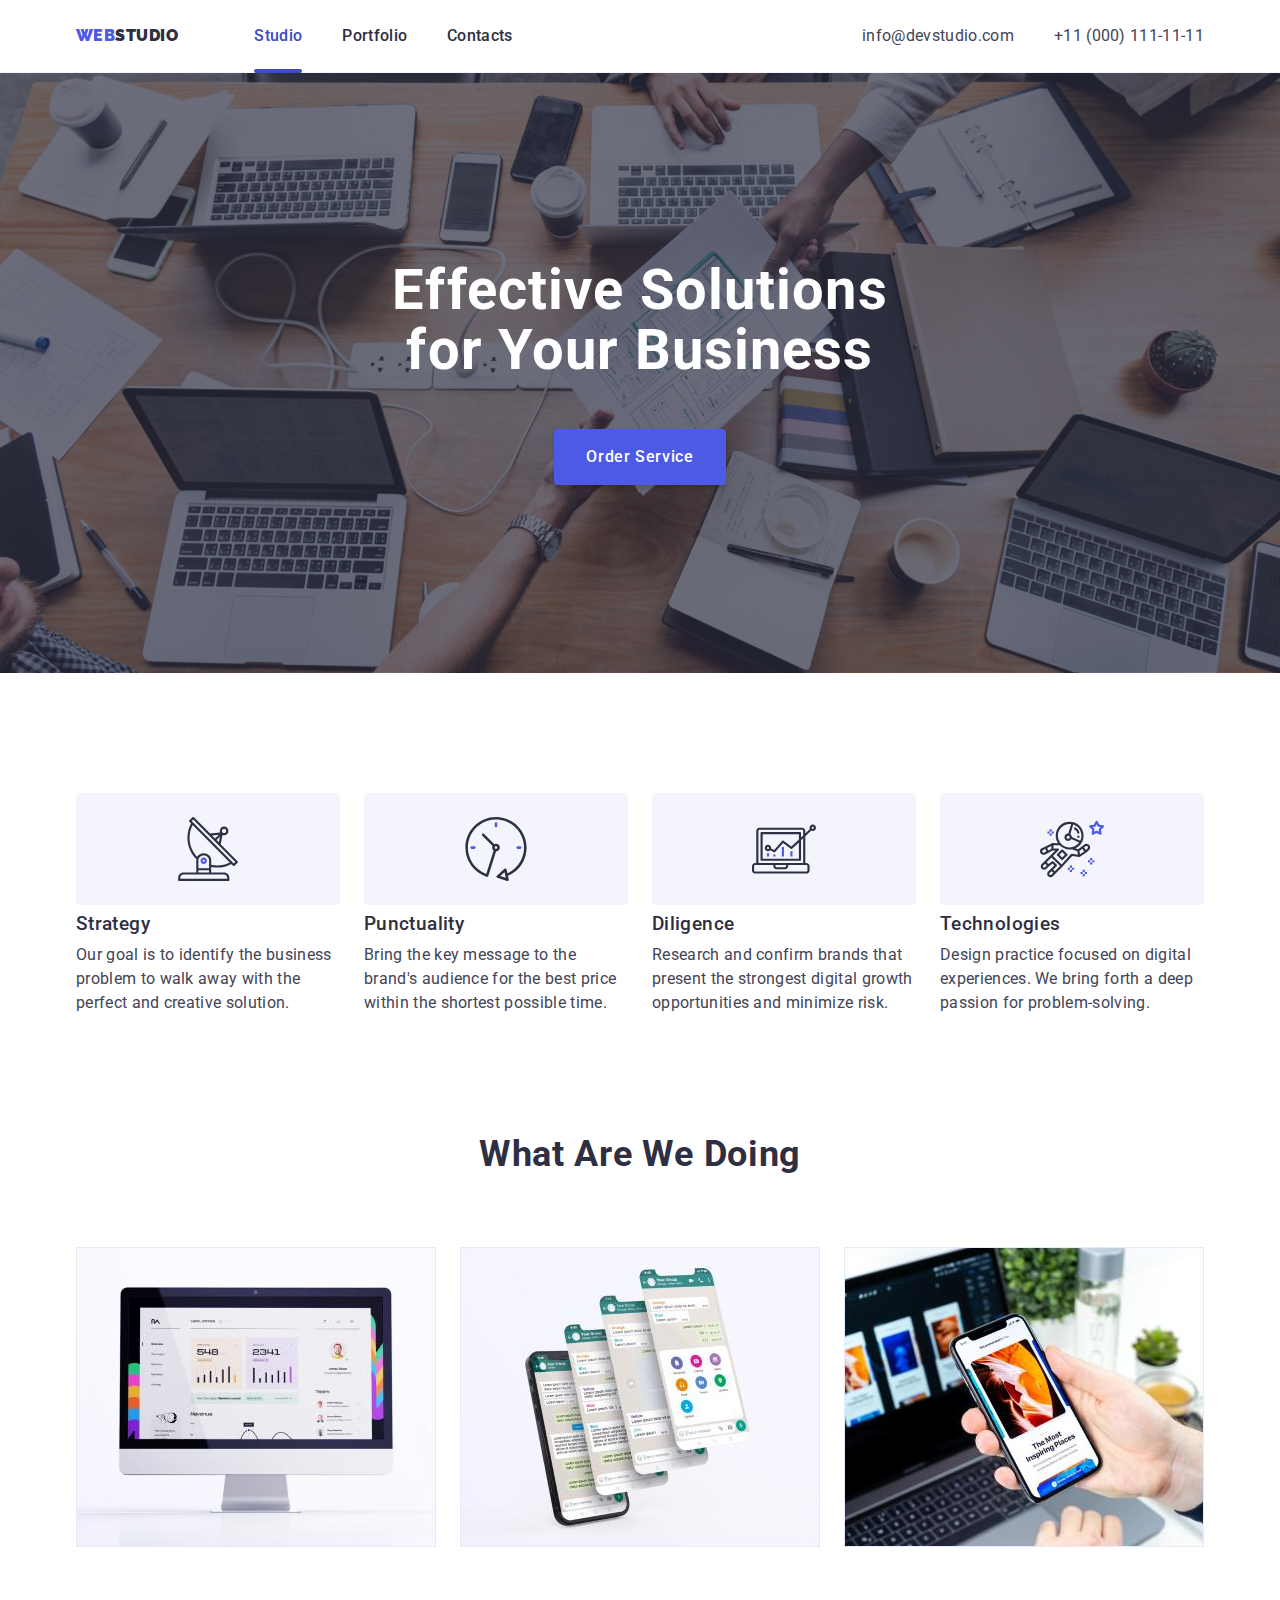
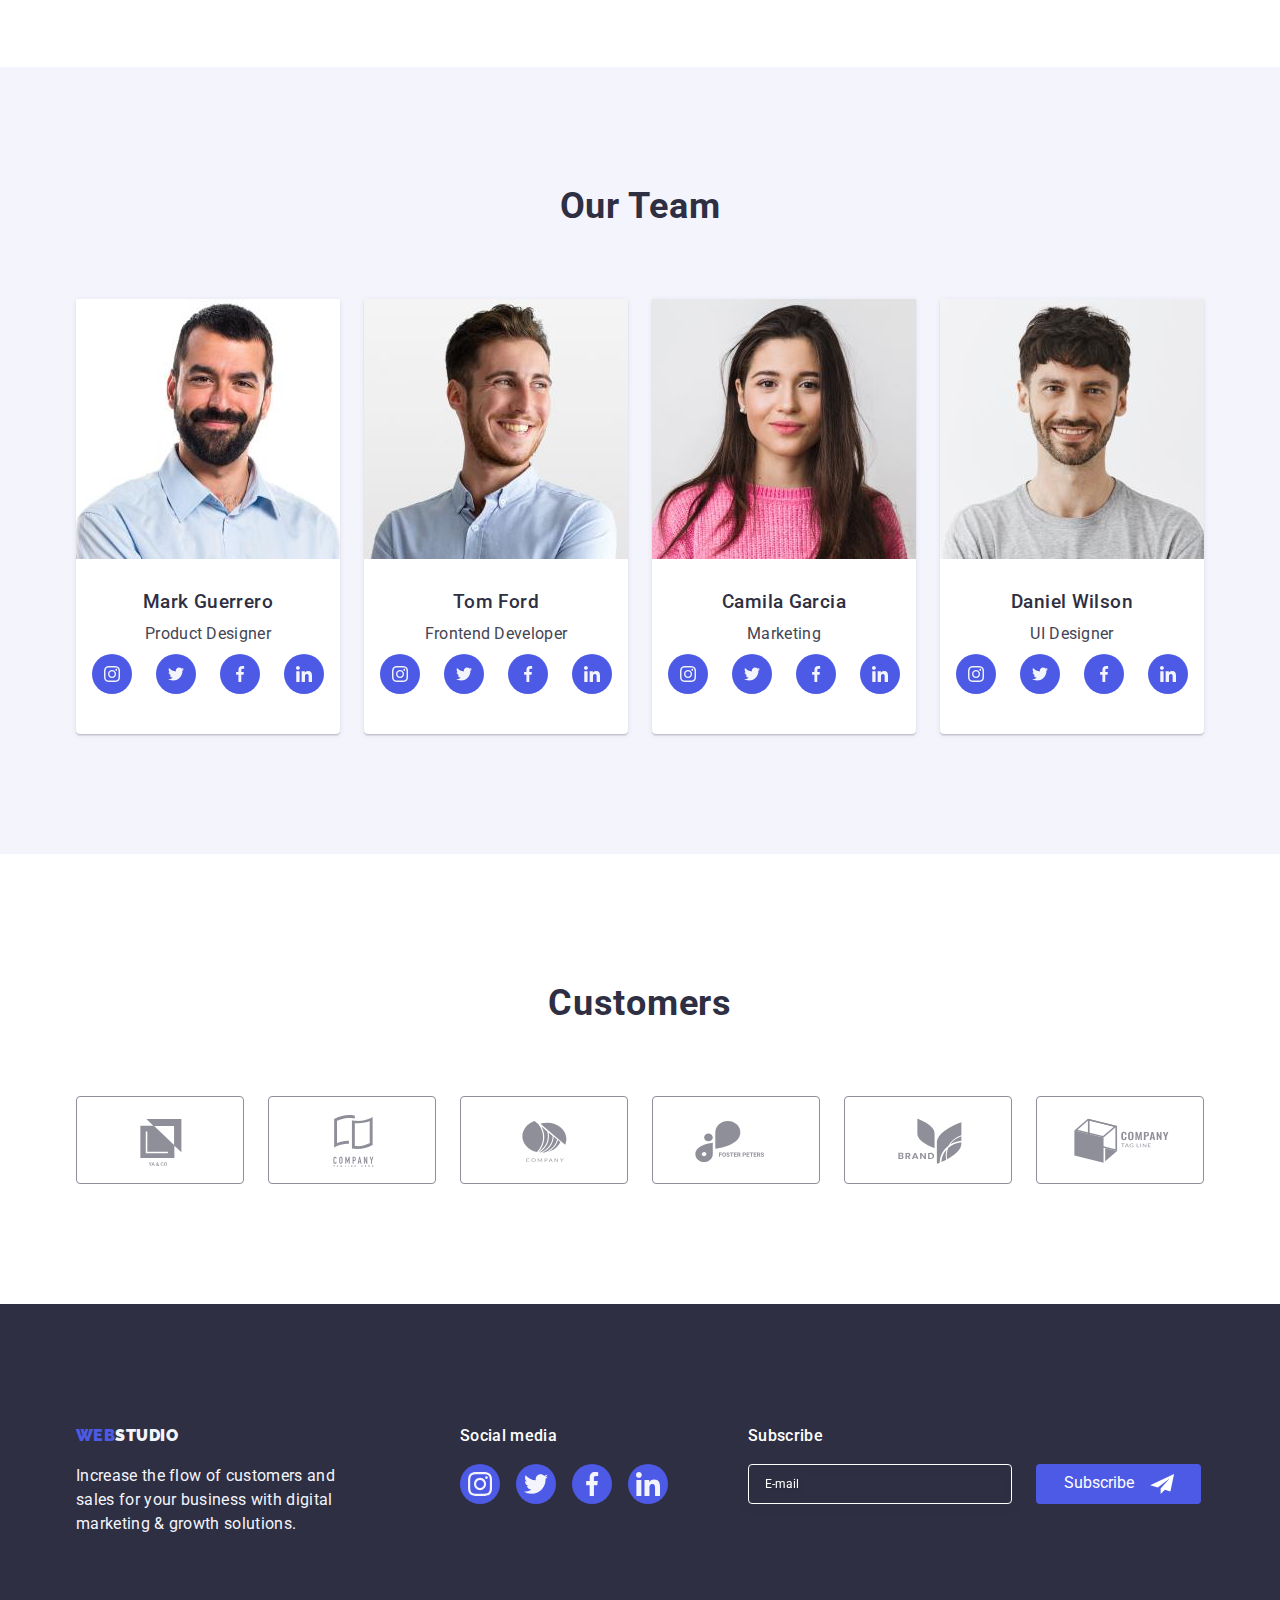
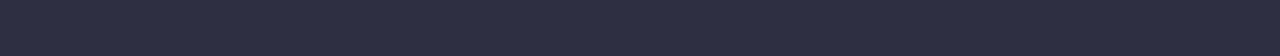
<file: index.html>
<!DOCTYPE html>
<html lang="en">
  <head>
    <meta charset="UTF-8" />
    <meta http-equiv="X-UA-Compatible" content="IE=edge" />
    <meta name="viewport" content="width=device-width, initial-scale=1.0" />
    <title>WEBSTUDIO</title>
    <link rel="preconnect" href="https://fonts.googleapis.com" />
    <link rel="preconnect" href="https://fonts.gstatic.com" crossorigin />
    <link
      href="https://fonts.googleapis.com/css2?family=Raleway:wght@800&family=Roboto:wght@400;500;700;900&display=swap"
      rel="stylesheet"
    />
    <link
      rel="stylesheet"
      href="https://cdnjs.cloudflare.com/ajax/libs/modern-normalize/1.1.0/modern-normalize.min.css"
    />
    <link rel="stylesheet" href="css/styles.css" />
  </head>
  <body>
    <header class="page-header">
      <div class="container">
        <nav class="navigation-items">
          <a class="logo-top" href="./index.html" style="text-decoration: none"
            ><span class="part-of-logo">WEB</span>STUDIO</a
          >
          <ul class="list-of-contacts">
            <li class="list-of-contacts-item">
              <a
                class="contacts active"
                href="./index.html"
                style="text-decoration: none"
                >Studio</a
              >
            </li>
            <li class="list-of-contacts-item">
              <a
                class="contacts"
                href="./portfolio.html"
                style="text-decoration: none"
                >Portfolio</a
              >
            </li>
            <li class="list-of-contacts-item">
              <a class="contacts" href="" style="text-decoration: none"
                >Contacts</a
              >
            </li>
          </ul>
        </nav>
        <address>
          <ul class="list">
            <li class="email-and-phone">
              <a
                class="email"
                href="mailto:info@devstudio.com"
                style="text-decoration: none"
                >info@devstudio.com</a
              >
            </li>
            <li class="email-and-phone">
              <a
                class="phone"
                href="tel:+110001111111"
                style="text-decoration: none"
                >+11 (000) 111-11-11</a
              >
            </li>
          </ul>
        </address>
      </div>
    </header>
    <!--Hero-->
    <main>
      <section class="top-section">
        <div class="container">
          <h1 class="header1">Effective Solutions for Your Business</h1>
          <button class="button-1" type="button" data-modal-open>
            Order Service
          </button>
        </div>
      </section>
      <!--/Hero-->
      <!--Section-->
      <section class="section-list-of-texts">
        <div class="container">
          <h2 class="visually-hidden">Advantages</h2>
          <ul class="list-of-texts">
            <li class="text-strategy">
              <div class="text-icons">
                <svg class="icons">
                  <use href="./images/symbol-defs.svg#icon-antenna"></use>
                </svg>
              </div>
              <h3 class="header3">Strategy</h3>
              <p class="text">
                Our goal is to identify the business problem to walk away with
                the perfect and creative solution.
              </p>
            </li>
            <li class="text-punctuality">
              <div class="text-icons">
                <svg class="icons">
                  <use href="./images/symbol-defs.svg#icon-clock"></use>
                </svg>
              </div>
              <h3 class="header3">Punctuality</h3>
              <p class="text">
                Bring the key message to the brand's audience for the best price
                within the shortest possible time.
              </p>
            </li>
            <li class="text-diligence">
              <div class="text-icons">
                <svg class="icons">
                  <use href="./images/symbol-defs.svg#icon-diagram"></use>
                </svg>
              </div>
              <h3 class="header3">Diligence</h3>
              <p class="text">
                Research and confirm brands that present the strongest digital
                growth opportunities and minimize risk.
              </p>
            </li>
            <li class="text-technoligies">
              <div class="text-icons">
                <svg class="icons">
                  <use href="./images/symbol-defs.svg#icon-astronaut"></use>
                </svg>
              </div>
              <h3 class="header3">Technologies</h3>
              <p class="text">
                Design practice focused on digital experiences. We bring forth a
                deep passion for problem-solving.
              </p>
            </li>
          </ul>
        </div>
      </section>
      <!--/Section 2-->
      <!--Section 3-->
      <section class="section-what-are-we-doing">
        <div class="container">
          <h2 class="header-what-we-are-doing">What are we doing</h2>
          <ul class="list-of-rectangles">
            <li class="rectangles">
              <img src="./images/Rectangle1.jpg" alt="Monitor" width="360" />
            </li>
            <li class="rectangles">
              <img
                src="./images/Rectangle2.jpg"
                alt="Smartphones"
                width="360"
              />
            </li>
            <li class="rectangles">
              <img
                src="./images/Rectangle3.jpg"
                alt="Smartphone in a hand"
                width="360"
              />
            </li>
          </ul>
        </div>
      </section>
      <!--/Section 3-->
      <!--Section 4-->
      <section class="section-team">
        <div class="container">
          <h2 class="header2">Our Team</h2>
          <ul class="list-of-specialists">
            <li class="photos">
              <img
                class="photo-Mark"
                src="./images/Mark.jpg"
                alt="Product designer Mark Guerrero"
                width="264"
                height="260"
              />
              <div class="position-names-paddings">
                <h3 class="header-Mark">Mark Guerrero</h3>
                <p class="position-names">Product Designer</p>
                <ul class="team-social-list list1">
                  <li class="team-social-item">
                    <a href="" class="team-social-link">
                      <svg class="team-social-icon" width="16" height="16">
                        <use
                          href="./images/symbol-defs.svg#icon-instagram"
                        ></use>
                      </svg>
                    </a>
                  </li>
                  <li class="team-social-item">
                    <a href="" class="team-social-link">
                      <svg class="team-social-icon" width="16" height="16">
                        <use
                          href="./images/symbol-defs.svg#icon-twitter"
                        ></use></svg
                    ></a>
                  </li>
                  <li class="team-social-item">
                    <a href="" class="team-social-link">
                      <svg class="team-social-icon" width="16" height="16">
                        <use
                          href="./images/symbol-defs.svg#icon-facebook"
                        ></use>
                      </svg>
                    </a>
                  </li>
                  <li class="team-social-item">
                    <a href="" class="team-social-link">
                      <svg class="team-social-icon" width="16" height="16">
                        <use
                          href="./images/symbol-defs.svg#icon-linkedin"
                        ></use>
                      </svg>
                    </a>
                  </li>
                </ul>
              </div>
            </li>
            <li class="photos">
              <img
                class="photo-Tom"
                src="./images/Tom.jpg"
                alt="Frontend developer Tom Ford"
                width="264"
                height="260"
              />
              <div class="position-names-paddings">
                <h3 class="header-Tom">Tom Ford</h3>
                <p class="position-names">Frontend Developer</p>
                <ul class="team-social-list list1">
                  <li class="team-social-item">
                    <a href="" class="team-social-link">
                      <svg class="team-social-icon" width="16" height="16">
                        <use
                          href="./images/symbol-defs.svg#icon-instagram"
                        ></use>
                      </svg>
                    </a>
                  </li>
                  <li class="team-social-item">
                    <a href="" class="team-social-link">
                      <svg class="team-social-icon" width="16" height="16">
                        <use
                          href="./images/symbol-defs.svg#icon-twitter"
                        ></use></svg
                    ></a>
                  </li>
                  <li class="team-social-item">
                    <a href="" class="team-social-link">
                      <svg class="team-social-icon" width="16" height="16">
                        <use
                          href="./images/symbol-defs.svg#icon-facebook"
                        ></use>
                      </svg>
                    </a>
                  </li>
                  <li class="team-social-item">
                    <a href="" class="team-social-link">
                      <svg class="team-social-icon" width="16" height="16">
                        <use
                          href="./images/symbol-defs.svg#icon-linkedin"
                        ></use>
                      </svg>
                    </a>
                  </li>
                </ul>
              </div>
            </li>
            <li class="photos">
              <img
                class="photo-Camila"
                src="./images/Camila.jpg"
                alt="Responsible for marketing Camila Garcia"
                width="264"
                height="260"
              />
              <div class="position-names-paddings">
                <h3 class="header-Camila">Camila Garcia</h3>
                <p class="position-names">Marketing</p>
                <ul class="team-social-list list1">
                  <li class="team-social-item">
                    <a href="" class="team-social-link">
                      <svg class="team-social-icon" width="16" height="16">
                        <use
                          href="./images/symbol-defs.svg#icon-instagram"
                        ></use>
                      </svg>
                    </a>
                  </li>
                  <li class="team-social-item">
                    <a href="" class="team-social-link">
                      <svg class="team-social-icon" width="16" height="16">
                        <use
                          href="./images/symbol-defs.svg#icon-twitter"
                        ></use></svg
                    ></a>
                  </li>
                  <li class="team-social-item">
                    <a href="" class="team-social-link">
                      <svg class="team-social-icon" width="16" height="16">
                        <use
                          href="./images/symbol-defs.svg#icon-facebook"
                        ></use>
                      </svg>
                    </a>
                  </li>
                  <li class="team-social-item">
                    <a href="" class="team-social-link">
                      <svg class="team-social-icon" width="16" height="16">
                        <use
                          href="./images/symbol-defs.svg#icon-linkedin"
                        ></use>
                      </svg>
                    </a>
                  </li>
                </ul>
              </div>
            </li>
            <li class="photos">
              <img
                class="photo-Daniel"
                src="./images/Daniel.jpg"
                alt="UI designer Daniel Wilson"
                width="264"
                height="260"
              />
              <div class="position-names-paddings">
                <h3 class="header-Daniel">Daniel Wilson</h3>
                <p class="position-names">UI Designer</p>
                <ul class="team-social-list list1">
                  <li class="team-social-item">
                    <a href="" class="team-social-link">
                      <svg class="team-social-icon" width="16" height="16">
                        <use
                          href="./images/symbol-defs.svg#icon-instagram"
                        ></use>
                      </svg>
                    </a>
                  </li>
                  <li class="team-social-item">
                    <a href="" class="team-social-link">
                      <svg class="team-social-icon" width="16" height="16">
                        <use
                          href="./images/symbol-defs.svg#icon-twitter"
                        ></use></svg
                    ></a>
                  </li>
                  <li class="team-social-item">
                    <a href="" class="team-social-link">
                      <svg class="team-social-icon" width="16" height="16">
                        <use
                          href="./images/symbol-defs.svg#icon-facebook"
                        ></use>
                      </svg>
                    </a>
                  </li>
                  <li class="team-social-item">
                    <a href="" class="team-social-link">
                      <svg class="team-social-icon" width="16" height="16">
                        <use
                          href="./images/symbol-defs.svg#icon-linkedin"
                        ></use>
                      </svg>
                    </a>
                  </li>
                </ul>
              </div>
            </li>
          </ul>
        </div>
      </section>
      <section class="section-customers">
        <div class="container">
          <h2 class="header2">Customers</h2>
          <ul class="customers-icons-list list1">
            <li class="customer-icon">
              <a href="" class="customer-icon-link">
                <svg class="customer-icon-item">
                  <use href="./images/symbol-defs.svg#icon-Logo-1"></use></svg
              ></a>
            </li>
            <li class="customer-icon">
              <a href="" class="customer-icon-link"
                ><svg class="customer-icon-item">
                  <use href="./images/symbol-defs.svg#icon-Logo-2"></use></svg
              ></a>
            </li>
            <li class="customer-icon">
              <a href="" class="customer-icon-link">
                <svg class="customer-icon-item">
                  <use href="./images/symbol-defs.svg#icon-Logo-3"></use></svg
              ></a>
            </li>
            <li class="customer-icon">
              <a href="" class="customer-icon-link">
                <svg class="customer-icon-item">
                  <use href="./images/symbol-defs.svg#icon-Logo-4"></use></svg
              ></a>
            </li>
            <li class="customer-icon">
              <a href="" class="customer-icon-link">
                <svg class="customer-icon-item">
                  <use href="./images/symbol-defs.svg#icon-Logo-5"></use></svg
              ></a>
            </li>
            <li class="customer-icon">
              <a href="" class="customer-icon-link">
                <svg class="customer-icon-item">
                  <use href="./images/symbol-defs.svg#icon-Logo-6"></use></svg
              ></a>
            </li>
          </ul>
        </div>
      </section>
    </main>
    <!--/Section 4-->
    <footer>
      <div class="container">
        <div class="footer-text-and-logo">
          <div>
            <a
              class="logo-bottom"
              href="./index.html"
              style="text-decoration: none"
              ><span class="footer-span">WEB</span>STUDIO</a
            >
            <p class="footer-text">
              Increase the flow of customers and sales for your business with
              digital marketing & growth solutions.
            </p>
          </div>
          <div class="social-icons-footer">
            <p class="social-media-footer">Social media</p>
            <ul class="social-list-footer list1">
              <li class="social-item-footer">
                <a href="" class="social-link-footer">
                  <svg class="social-icon-footer" width="24" height="24">
                    <use href="./images/symbol-defs.svg#icon-instagram"></use>
                  </svg>
                </a>
              </li>
              <li class="social-item-footer">
                <a href="" class="social-link-footer">
                  <svg class="social-icon-footer" width="24" height="24">
                    <use
                      href="./images/symbol-defs.svg#icon-twitter"
                    ></use></svg
                ></a>
              </li>
              <li class="social-item-footer">
                <a href="" class="social-link-footer">
                  <svg class="social-icon-footer" width="24" height="24">
                    <use href="./images/symbol-defs.svg#icon-facebook"></use>
                  </svg>
                </a>
              </li>
              <li class="social-item-footer">
                <a href="" class="social-link-footer">
                  <svg class="social-icon-footer" width="24" height="24">
                    <use href="./images/symbol-defs.svg#icon-linkedin"></use>
                  </svg>
                </a>
              </li>
            </ul>
          </div>
          <div class="subscribe-footer">
            <p>Subscribe</p>
            <form class="footer-input-wrap">
              <input
                type="email"
                name="email"
                placeholder="E-mail"
                class="footer-input"
                aria-label="Send email"
              />
              <button class="button-footer" aria-label="Subscribe">
                Subscribe
                <svg class="send-icon">
                  <use href="./images/icons.svg#icon-send"></use>
                </svg>
              </button>
            </form>
          </div>
        </div>
      </div>
    </footer>
    <div class="backdrop is-hidden" data-modal>
      <div class="modal">
        <button type="button" data-modal-close class="modal-close">
          <svg class="icon-close-black">
            <use href="./images/symbol-defs.svg#icon-close-black"></use>
          </svg>
        </button>
        <p class="modal-title">Leave your contacts and we will call you back</p>
        <form action="#" class="modal-form">
          <div class="form-group">
            <label for="username">
              Name
            </label>
              <div class="input-wrap">
                <input
                  type="text"
                  name="username"
                  id="username"
                  required
                />
                <svg class="form-icon">
                  <use href="./images/icons.svg#icon-user"></use>
                </svg>
              </div>
            </div>
          <div class="form-group">
            <label for="phone">
              Phone
            </label>
              <div class="input-wrap">
                <input
                  type="tel"
                  name="phone"
                  id="phone"
                  required
                />
                <svg class="form-icon">
                  <use href="./images/icons.svg#icon-phone"></use>
                </svg>
             </div>
           </div>
          <div class="form-group">
            <label for="email">
              Email
            </label>
              <div class="input-wrap">
                <input 
                 type="email" 
                 name="email"
                 id="email"
                 required />
                <svg class="form-icon">
                  <use href="./images/icons.svg#icon-letter"></use>
                </svg>
              </div>
          </div>
          <div class="textarea-comment">
            <label for="feedback">
              Comment
              </label>
              <textarea
                id="feedback"
                class="text-input"
                name="feedback"
                placeholder="Text input"
              ></textarea>
          </div>
        <div class="form-checkbox">
          <input
            type="checkbox"
            name="policy"
            id="policy"
            class="checkbox-input visually-hidden"
          />
          <label for="policy" class="form-label-checkbox">
            <span class="form-checkbox-icon-span">
              <svg class="form-checkbox-icon" width="10" height="8">
                <use href="./images/icons.svg#icon-check"></use>
              </svg>
            </span>
            <span class="text-policy" style="margin-right: 4px;">I accept the terms and conditions of the</span>      
            <a href="#">Privacy Policy</a>
          </label>
         </div>
         <button type="submit" class="form-button">Send</button>
         <script src="./js/modal.js"></script>
        </form>
      </div>
    </div>
  </body>
</html>
</file>
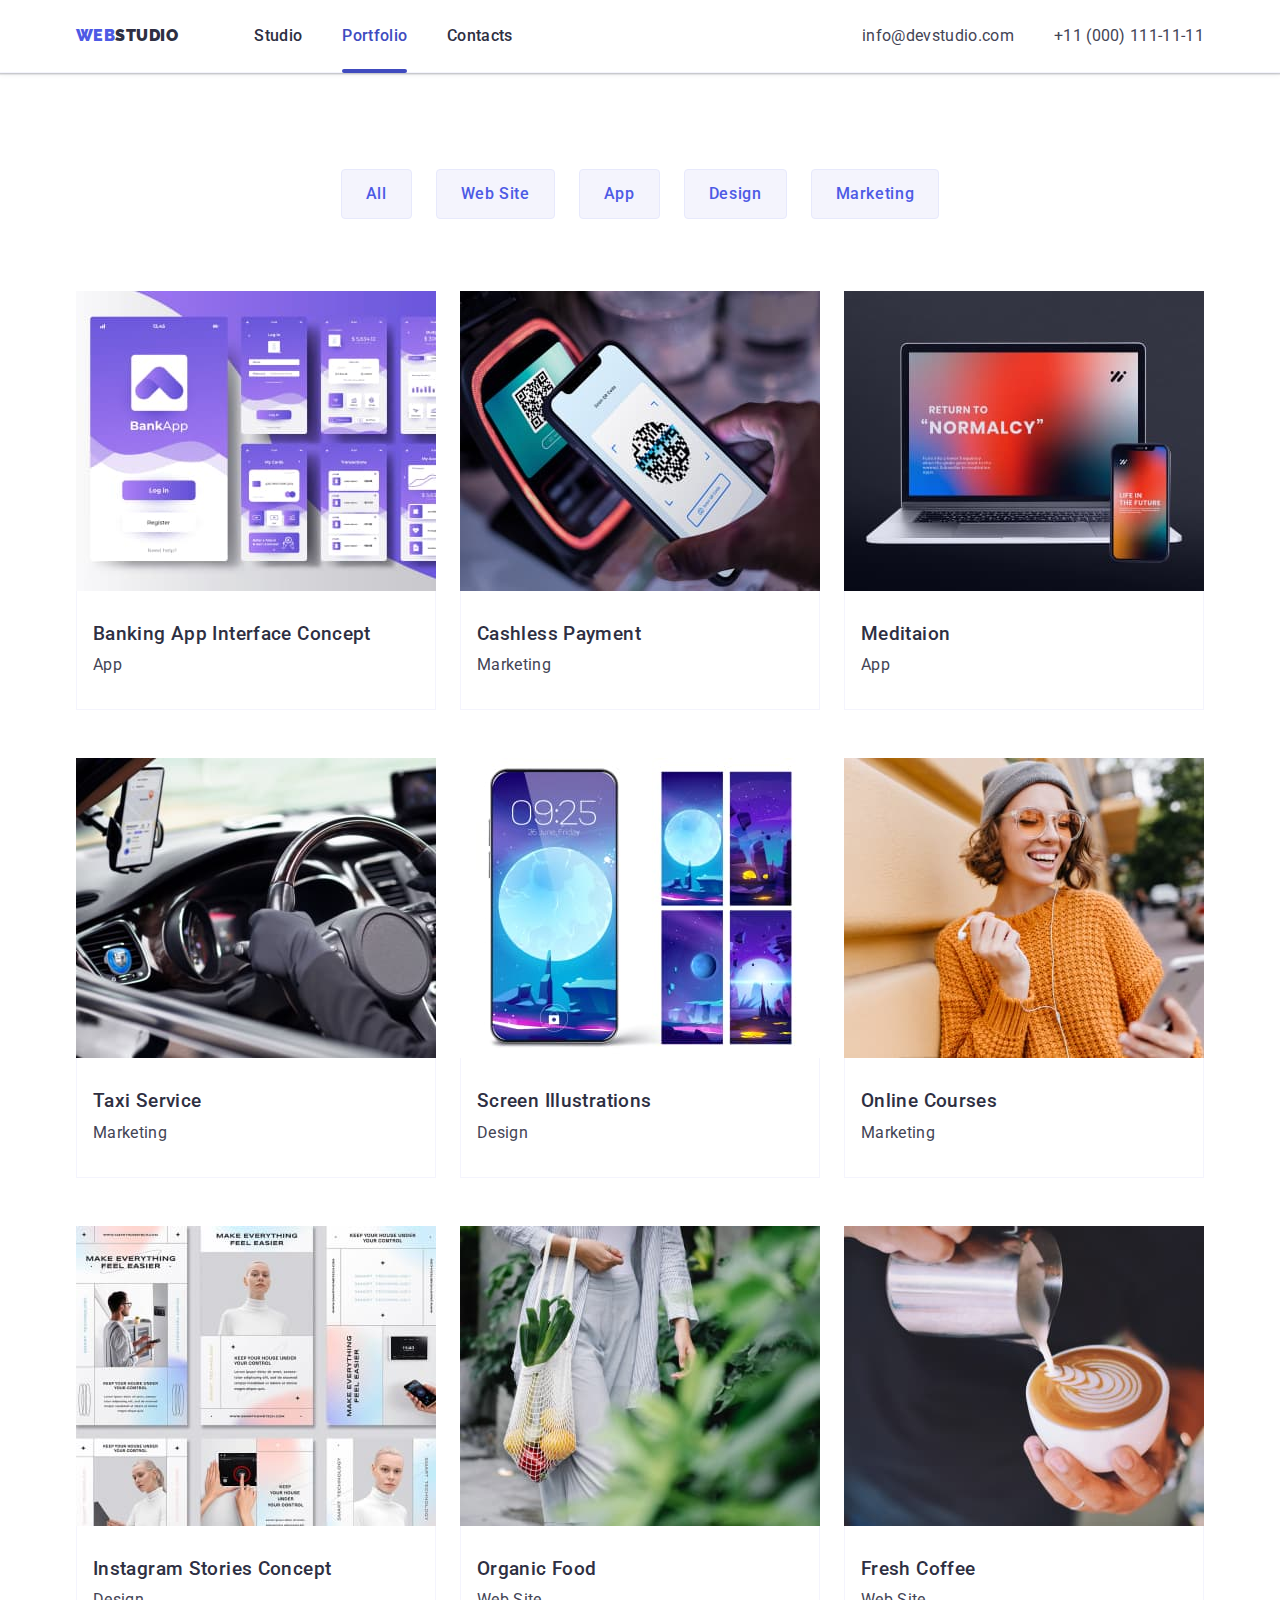
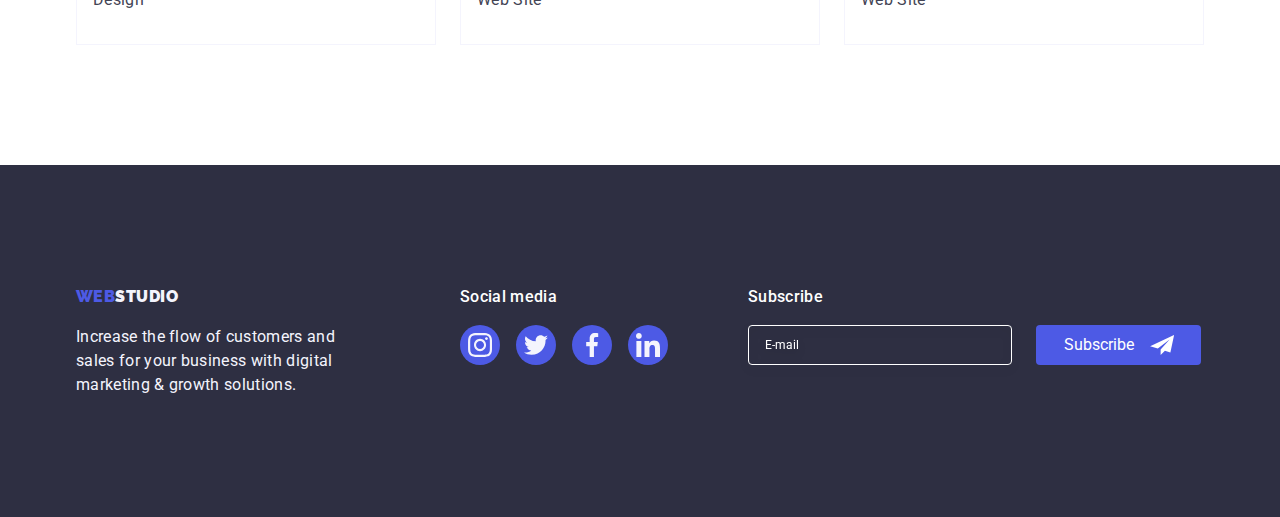
<file: portfolio.html>
<!DOCTYPE html>
<html lang="en">
  <head>
    <meta charset="UTF-8" />
    <meta http-equiv="X-UA-Compatible" content="IE=edge" />
    <meta name="viewport" content="width=device-width, initial-scale=1.0" />
    <title>WEBSTUDIO</title>
    <link rel="preconnect" href="https://fonts.googleapis.com" />
    <link rel="preconnect" href="https://fonts.gstatic.com" crossorigin />
    <link
      href="https://fonts.googleapis.com/css2?family=Raleway:wght@800&family=Roboto:wght@400;500;700;900&display=swap"
      rel="stylesheet"
    />
    <link
      rel="stylesheet"
      href="https://cdnjs.cloudflare.com/ajax/libs/modern-normalize/1.1.0/modern-normalize.min.css"
    />
    <link rel="stylesheet" href="css/styles.css" />
  </head>
  <body>
    <header class="page-header">
      <div class="container">
        <nav class="navigation-items">
          <a class="logo-top" href="./index.html" style="text-decoration: none"
            ><span class="part-of-logo">WEB</span>STUDIO</a
          >
          <ul class="list-of-contacts">
            <li class="list-of-contacts-item">
              <a
                class="contacts"
                href="./index.html"
                style="text-decoration: none"
                >Studio</a
              >
            </li>
            <li class="list-of-contacts-item">
              <a
                class="contacts active"
                href="./portfolio.html"
                style="text-decoration: none"
                >Portfolio</a
              >
            </li>
            <li class="list-of-contacts-item">
              <a class="contacts" href="" style="text-decoration: none"
                >Contacts</a
              >
            </li>
          </ul>
        </nav>
        <address>
          <ul class="list">
            <li class="email-and-phone">
              <a
                class="email"
                href="mailto:info@devstudio.com"
                style="text-decoration: none"
                >info@devstudio.com</a
              >
            </li>
            <li class="email-and-phone">
              <a
                class="phone"
                href="tel:+110001111111"
                style="text-decoration: none"
                >+11 (000) 111-11-11</a
              >
            </li>
          </ul>
        </address>
      </div>
    </header>
    <!--Hero-->
    <main>
      <section class="portfolio">
        <div class="container">
          <h1 class="visually-hidden">Portfolio</h1>
          <ul class="list-of-buttons">
            <li><button class="button" type="button">All</button></li>
            <li><button class="button" type="button">Web Site</button></li>
            <li><button class="button" type="button">App</button></li>
            <li><button class="button" type="button">Design</button></li>
            <li><button class="button" type="button">Marketing</button></li>
          </ul>
          <ul class="list-of-images-portfolio">
            <li class="photo">
              <a href="" class="portfolio-photos-link">
                <div class="portfolio-overlay-wrap">
                  <img
                    src="./images/img1.jpg"
                    alt="Banking App Interface Concept"
                    width="360"
                  />
                  <p class="portfoilo-text-overlay">
                    14 Stylish and User-Friendly App Design Concepts · Task
                    Manager App · Calorie Tracker App · Exotic Fruit Ecommerce
                    App · Cloud Storage App
                  </p>
                </div>
                <div class="portfolio-texts-paddings">
                  <h3 class="header3-1">Banking App Interface Concept</h3>
                  <p class="small-letters">App</p>
                </div>
              </a>
            </li>
            <li class="photo">
              <a href="" class="portfolio-photos-link">
                <div class="portfolio-overlay-wrap">
                  <img
                    src="./images/img2.jpg"
                    alt="Cashless Payment"
                    width="360"
                  />
                  <p class="portfoilo-text-overlay">
                    14 Stylish and User-Friendly App Design Concepts · Task
                    Manager App · Calorie Tracker App · Exotic Fruit Ecommerce
                    App · Cloud Storage App
                  </p>
                </div>
                <div class="portfolio-texts-paddings">
                  <h3 class="header3-1">Cashless Payment</h3>
                  <p class="small-letters">Marketing</p>
                </div>
              </a>
            </li>
            <li class="photo">
              <a href="" class="portfolio-photos-link">
                <div class="portfolio-overlay-wrap">
                  <img
                    src="./images/img3.jpg"
                    alt="Meditaion App"
                    width="360"
                  />
                  <p class="portfoilo-text-overlay">
                    14 Stylish and User-Friendly App Design Concepts · Task
                    Manager App · Calorie Tracker App · Exotic Fruit Ecommerce
                    App · Cloud Storage App
                  </p>
                </div>
                <div class="portfolio-texts-paddings">
                  <h3 class="header3-1">Meditaion</h3>
                  <p class="small-letters">App</p>
                </div>
              </a>
            </li>
            <li class="photo">
              <a href="" class="portfolio-photos-link">
                <div class="portfolio-overlay-wrap">
                  <img src="./images/img4.jpg" alt="Taxi Service" width="360" />
                  <p class="portfoilo-text-overlay">
                    14 Stylish and User-Friendly App Design Concepts · Task
                    Manager App · Calorie Tracker App · Exotic Fruit Ecommerce
                    App · Cloud Storage App
                  </p>
                </div>
                <div class="portfolio-texts-paddings">
                  <h3 class="header3-1">Taxi Service</h3>
                  <p class="small-letters">Marketing</p>
                </div>
              </a>
            </li>
            <li class="photo">
              <a href="" class="portfolio-photos-link">
                <div class="portfolio-overlay-wrap">
                  <img
                    src="./images/img5.jpg"
                    alt="Screen Illustrations"
                    width="360"
                  />
                  <p class="portfoilo-text-overlay">
                    14 Stylish and User-Friendly App Design Concepts · Task
                    Manager App · Calorie Tracker App · Exotic Fruit Ecommerce
                    App · Cloud Storage App
                  </p>
                </div>
                <div class="portfolio-texts-paddings">
                  <h3 class="header3-1">Screen Illustrations</h3>
                  <p class="small-letters">Design</p>
                </div>
              </a>
            </li>
            <li class="photo">
              <a href="" class="portfolio-photos-link">
                <div class="portfolio-overlay-wrap">
                  <img
                    src="./images/img6.jpg"
                    alt="Online Courses"
                    width="360"
                  />
                  <p class="portfoilo-text-overlay">
                    14 Stylish and User-Friendly App Design Concepts · Task
                    Manager App · Calorie Tracker App · Exotic Fruit Ecommerce
                    App · Cloud Storage App
                  </p>
                </div>
                <div class="portfolio-texts-paddings">
                  <h3 class="header3-1">Online Courses</h3>
                  <p class="small-letters">Marketing</p>
                </div>
              </a>
            </li>
            <li class="photo">
              <a href="" class="portfolio-photos-link">
                <div class="portfolio-overlay-wrap">
                  <img
                    src="./images/img7.jpg"
                    alt="Instagram Stories Concept"
                    width="360"
                    height="300"
                  />
                  <p class="portfoilo-text-overlay">
                    14 Stylish and User-Friendly App Design Concepts · Task
                    Manager App · Calorie Tracker App · Exotic Fruit Ecommerce
                    App · Cloud Storage App
                  </p>
                </div>
                <div class="portfolio-texts-paddings">
                  <h3 class="header3-1">Instagram Stories Concept</h3>
                  <p class="small-letters">Design</p>
                </div>
              </a>
            </li>
            <li class="photo">
              <a href="" class="portfolio-photos-link">
                <div class="portfolio-overlay-wrap">
                  <img
                    src="./images/img8.jpg"
                    alt="Organic Food"
                    width="360"
                    height="300"
                  />
                  <p class="portfoilo-text-overlay">
                    14 Stylish and User-Friendly App Design Concepts · Task
                    Manager App · Calorie Tracker App · Exotic Fruit Ecommerce
                    App · Cloud Storage App
                  </p>
                </div>
                <div class="portfolio-texts-paddings">
                  <h3 class="header3-1">Organic Food</h3>
                  <p class="small-letters">Web Site</p>
                </div>
              </a>
            </li>
            <li class="photo">
              <a href="" class="portfolio-photos-link">
                <div class="portfolio-overlay-wrap">
                  <img
                    src="./images/img9.jpg"
                    alt="Fresh Coffee"
                    width="360"
                    height="300"
                  />
                  <p class="portfoilo-text-overlay">
                    14 Stylish and User-Friendly App Design Concepts · Task
                    Manager App · Calorie Tracker App · Exotic Fruit Ecommerce
                    App · Cloud Storage App
                  </p>
                </div>
                <div class="portfolio-texts-paddings">
                  <h3 class="header3-1">Fresh Coffee</h3>
                  <p class="small-letters">Web Site</p>
                </div>
              </a>
            </li>
          </ul>
        </div>
      </section>
    </main>
    <footer>
      <div class="container">
        <div class="footer-text-and-logo">
          <div>
            <a
              class="logo-bottom"
              href="./index.html"
              style="text-decoration: none"
              ><span class="footer-span">WEB</span>STUDIO</a
            >
            <p class="footer-text">
              Increase the flow of customers and sales for your business with
              digital marketing & growth solutions.
            </p>
          </div>
          <div class="social-icons-footer">
            <p class="social-media-footer">Social media</p>
            <ul class="social-list-footer list1">
              <li class="social-item-footer">
                <a href="" class="social-link-footer">
                  <svg class="social-icon-footer" width="24" height="24">
                    <use href="./images/symbol-defs.svg#icon-instagram"></use>
                  </svg>
                </a>
              </li>
              <li class="social-item-footer">
                <a href="" class="social-link-footer">
                  <svg class="social-icon-footer" width="24" height="24">
                    <use
                      href="./images/symbol-defs.svg#icon-twitter"
                    ></use></svg
                ></a>
              </li>
              <li class="social-item-footer">
                <a href="" class="social-link-footer">
                  <svg class="social-icon-footer" width="24" height="24">
                    <use href="./images/symbol-defs.svg#icon-facebook"></use>
                  </svg>
                </a>
              </li>
              <li class="social-item-footer">
                <a href="" class="social-link-footer">
                  <svg class="social-icon-footer" width="24" height="24">
                    <use href="./images/symbol-defs.svg#icon-linkedin"></use>
                  </svg>
                </a>
              </li>
            </ul>
          </div>
          <div class="subscribe-footer">
            <p>Subscribe</p>
            <form class="footer-input-wrap">
              <input
                type="email"
                name="email"
                placeholder="E-mail"
                class="footer-input"
                aria-label="Send email"
              />
              <button class="button-footer" aria-label="Subscribe">
                Subscribe
                <svg class="send-icon">
                  <use href="./images/icons.svg#icon-send"></use>
                </svg>
              </button>
            </form>
          </div>
        </div>
      </div>
    </footer>
  </body>
</html>
</file>
<file: css/styles.css>
:root {
  --color-navyblue: #2e2f42;
  --color-iris: #4d5ae5;
  --color-cornflower: #f4f4fd;
  --color-white: #ffffff;
  --color-ocean: #404bbf;
  --color-green: #31d0aa;
  --color-slate: #434455;
  --color-lightslate: #8e8f99;
  --color-cloud: #f4f4fd;
  --color-grey: #4e5754;
  --color-light-grey: #8e8f99;
  --color-dairy: #fcfcfc;
}
.visually-hidden {
  position: absolute;
  white-space: nowrap;
  width: 1px;
  height: 1px;
  overflow: hidden;
  border: 0;
  padding: 0;
  clip: rect(0 0 0 0);
  clip-path: inset(50%);
  margin: -1px;
}
body {
  font-family: 'Roboto', sans-serif;
  font-size: 16px;
  line-height: 1.5;
  color: var(--color-navyblue);
  background-color: var(--color-white);
}
.container {
  width: 1158px;
  margin: 0 auto;
  padding: 0 15px;
}

.logo-top {
  font-family: 'Raleway';
  font-weight: 900;
  letter-spacing: 0.03em;
  color: var(--color-navyblue);
  margin-right: 76px;
  padding-top: 24px;
  padding-bottom: 24px;
}
.contacts.active::after {
  content: '';
  width: 100%;
  height: 4px;
  border-radius: 2px;
  position: absolute;
  background-color: var(--color-ocean);
  bottom: -1px;
  left: 0px;
}
.list-of-contacts a.active {
  color: var(--color-ocean);
}
.navigation-items {
  display: flex;
  align-items: center;
  margin-right: auto;
}
.portfolio {
  padding-top: 96px;
  padding-bottom: 120px;
}
.page-header {
  border-bottom: 1px solid var(--color-cornflower);
  box-shadow: 0px 2px 1px rgba(46, 47, 66, 0.08),
    0px 1px 1px rgba(46, 47, 66, 0.16), 0px 1px 6px rgba(46, 47, 66, 0.08);
}
.list-of-texts:not(:last-child) {
  margin-right: 24px;
}
.part-of-logo {
  color: var(--color-iris);
  margin-left: 0;
}
.contacts {
  display: block;
  font-weight: 500;
  font-size: 16px;
  line-height: 1.5;
  letter-spacing: 0.02em;
  color: var(--color-navyblue);
  padding-top: 24px;
  padding-bottom: 24px;
  position: relative;
  transition: color 250ms cubic-bezier(0.4, 0, 0.2, 1);
}
.list-of-contacts {
  display: flex;
  list-style-type: none;
  margin: 0;
  padding-left: 0;
}

.list-of-contacts .list-of-contacts-item:not(:last-child) {
  margin-right: 40px;
}
.contacts:hover,
.email:hover,
.phone:hover,
.contacts:focus,
.email:focus,
.phone:focus {
  color: var(--color-ocean);
}
.list .email-and-phone:not(:last-child) {
  margin-right: 40px;
}

.email,
.phone {
  display: block;
  font-style: normal;
  font-size: 16px;
  line-height: 1.5;
  letter-spacing: 0.02em;
  color: var(--color-slate);
  padding-top: 24px;
  padding-bottom: 24px;
  transition: color 250ms cubic-bezier(0.4, 0, 0.2, 1);
}
.email-and-phone {
  display: block;
  list-style-type: none;
}

.list-of-buttons .button:not(:last-child) {
  margin-right: 24px;
}

.list-of-texts li {
  flex-basis: calc((100% - 72px) / 4);
}
.list1 {
  display: flex;
  list-style-type: none;
}
.list {
  display: flex;
  list-style-type: none;
  margin-top: 0;
  margin-bottom: 0;
  padding-left: 0;
}
.list-of-images-portfolio {
  display: flex;
  list-style-type: none;
  margin-top: 0;
  margin-bottom: 0;
  flex-wrap: wrap;
  column-gap: 24px;
  row-gap: 48px;
  border-top: none;
  padding-left: 0;
  padding-right: 0;
}
.list-of-specialists {
  display: flex;
  list-style-type: none;
  margin-top: 0;
  margin-bottom: 0;
  padding-left: 0;
  justify-content: center;
}
.section-team .photos:not(:last-child) {
  margin-right: 24px;
}
.list-of-texts {
  display: flex;
  list-style-type: none;
  margin-top: 0;
  margin-bottom: 0;
  padding-left: 0;
}
.text-strategy,
.text-punctuality,
.text-diligence,
.text-technologies {
  padding: 0;
  margin-right: 24px;
}

.list-of-rectangles {
  display: flex;
  list-style-type: none;
  margin-top: 0px;
  margin-bottom: 0;
  padding: 0px;
}
.list-of-rectangles .rectangles:not(:last-child) {
  margin-right: 24px;
}
.rectangles {
  width: 360px;
}
.header-what-we-are-doing {
  font-size: 36px;
  line-height: 1.11;
  letter-spacing: 0.02em;
  text-align: center;
  text-transform: capitalize;
  margin-top: 0;
  margin-bottom: 72px;
}

.text {
  flex-direction: column;
  align-items: flex-start;
  padding: 0px;
  gap: 8px;
  font-size: 16px;
  line-height: 1.5;
  letter-spacing: 0.02em;
  color: var(--color-slate);
  margin-top: 0;
  margin-bottom: 0;
  flex: none;
  order: 1;
  flex-grow: 0;
}

.small-letters {
  font-size: 16px;
  line-height: 1.5;
  letter-spacing: 0.02em;
  color: var(--color-slate);
  margin: 0;
}
.list-of-images-portfolio .header3 {
  margin-top: 32px;
}
.top-section {
  background-image: linear-gradient(
      rgba(46, 47, 66, 0.7),
      rgba(46, 47, 66, 0.7)
    ),
    url(../images/people-office1.jpg);
  flex-grow: 1;
  background-repeat: no-repeat;
  background-position: center;
  background-size: cover;
  text-align: center;
  background-color: var(--color-navyblue);
  padding-top: 188px;
  padding-bottom: 188px;
  max-width: 1440px;
  margin-left: auto;
  margin-right: auto;
}
.team-social-list {
  display: flex;
  gap: 24px;
  justify-content: center;
  align-items: center;
  padding-left: 0;
  margin-top: 8px;
}
.team-social-item {
  width: 40px;
  height: 40px;
}
.team-social-link {
  display: flex;
  justify-content: center;
  align-items: center;
  width: 100%;
  height: 100%;
  border-radius: 50%;
  background-color: var(--color-iris);
  transition: background 250ms cubic-bezier(0.4, 0, 0.2, 1);
}
.team-social-link:is(:hover, :focus) {
  background-color: var(--color-ocean);
}

.team-social-icon {
  margin: 0;
  padding: 0;
}
.icons {
  width: 64px;
  height: 64px;
}
.text-icons {
  display: flex;
  justify-content: center;
  align-items: center;
  background-color: var(--color-cloud);
  border-radius: 4px;
  height: 112px;
  margin-bottom: 8px;
}
.icon-close-black {
  width: 8px;
  height: 8px;
  fill: currentColor;
}
.section-customers {
  padding-top: 130px;
  padding-bottom: 120px;
}
.customers-icons-list {
  display: flex;
  justify-content: center;
  padding: 0px;
  gap: 24px;
  margin-top: 0;
  margin-bottom: 0;
  margin-left: auto;
  margin-right: auto;
}
.customer-icon {
  width: 168px;
  height: 88px;
}
.customer-icon-link {
  color: var(--color-light-grey);
  border: 1px solid var(--color-light-grey);
  border-radius: 4px;
  width: 100%;
  height: 100%;
  display: flex;
  align-items: center;
  justify-content: center;
  transition: color 250ms cubic-bezier(0.4, 0, 0.2, 1),
    border 250ms cubic-bezier(0.4, 0, 0.2, 1);
}
.customer-icon-link:is(:hover, :focus) {
  border-color: var(--color-ocean);
  color: var(--color-ocean);
}
.customer-icon-item {
  width: 104px;
  height: 56px;
  fill: currentColor;
}
.section-list-of-texts {
  padding-top: 120px;
  padding-bottom: 0;
}
.section-what-are-we-doing {
  padding-top: 120px;
  padding-bottom: 120px;
}
.header1 {
  width: 496px;
  margin-top: 0;
  margin-bottom: 0;
  margin-left: auto;
  margin-right: auto;
  font-size: 56px;
  line-height: 1.07;
  text-align: center;
  letter-spacing: 0.02em;
  color: var(--color-white);
}
.button {
  padding: 12px 24px;
  font-family: inherit;
  font-weight: 500;
  font-size: 16px;
  line-height: 1.5;
  letter-spacing: 0.04em;
  color: var(--color-iris);
  background-color: var(--color-cornflower);
  cursor: pointer;
  border: 1px solid #e7e9fc;
  border-radius: 4px;
  transition: transition: color 250ms cubic-bezier(0.4, 0, 0.2, 1),
    background 250ms cubic-bezier(0.4, 0, 0.2, 1),
    box-shadow 250ms cubic-bezier(0.4, 0, 0.2, 1),
    border 250ms cubic-bezier(0.4, 0, 0.2, 1);
}
.list-of-buttons {
  display: flex;
  justify-content: center;
  gap: 24px;
  list-style-type: none;
  margin-top: 0;
  margin-bottom: 72px;
  padding-top: 0;
  padding-left: 0;
}
.page-header .container {
  display: flex;
}
.button:hover,
.button:focus {
  color: var(--color-white);
  background-color: var(--color-ocean);
  border-color: transparent;
  box-shadow: 0px 3px 1px rgba(0, 0, 0, 0.1), 0px 2px 1px rgba(0, 0, 0, 0.08),
    0px 2px 2px rgba(0, 0, 0, 0.12);
}
.section {
  padding-top: 120px;
  background-position: 120px;
}
.button-1 {
  font-family: inherit;
  font-weight: 500;
  font-size: 16px;
  line-height: 1.5;
  letter-spacing: 0.04em;
  color: var(--color-white);
  background-color: var(--color-iris);
  cursor: pointer;
  border: none;
  margin-top: 48px;
  border-radius: 4px;
  padding: 16px 32px;
  gap: 10px;
  box-shadow: 0px 4px 4px rgba(0, 0, 0, 0.15);
  transition: background 250ms cubic-bezier(0.4, 0, 0.2, 1),
    box-shadow 250ms cubic-bezier(0.4, 0, 0.2, 1),
    border-color 250ms cubic-bezier(0.4, 0, 0.2, 1);
}
.button-1:hover,
.button-1:focus {
  background-color: var(--color-ocean);
}
.link {
  font-weight: 500;
  font-size: 16px;
  line-height: 1.5;
}
.section-team {
  background-color: var(--color-cloud);
  padding-top: 120px;
  padding-bottom: 120px;
}
.photos {
  background-color: var(--color-white);
  border-radius: 0px 0px 4px 4px;
  margin-left: 0;
  box-shadow: 0px 1px 6px rgba(46, 47, 66, 0.08),
    0px 1px 1px rgba(46, 47, 66, 0.16), 0px 2px 1px rgba(46, 47, 66, 0.08);
}
.position-names-paddings {
  padding: 32px 16px;
  text-align: center;
  margin-top: 0;
  margin-bottom: 8px;
  margin-right: 0;
}
.position-names-paddings > h3 {
  margin-bottom: 8px;
}
.photo-Mark,
.photo-Tom,
.photo-Camila,
.photo-Daniel {
  display: flex;
}

.header3 {
  font-weight: 500;
  font-size: 1.17em;
  line-height: 1.2;
  letter-spacing: 0.02em;
  color: var(--color-navyblue);
  margin-top: 0;
  margin-bottom: 8px;
}
.header3-1 {
  font-weight: 500;
  font-size: 1.17em;
  line-height: 1.2;
  letter-spacing: 0.02em;
  color: var(--color-navyblue);
  margin-top: 0;
  margin-bottom: 8px;
}
img {
  display: block;
  max-width: 100%;
  height: auto;
}
.portfolio-texts-paddings {
  width: 360px;
  padding: 32px 16px;
  border: 1px solid var(--color-cornflower);
  border-top: none;
}
.portfolio-photos-link {
  display: block;
  text-decoration: none;
  transition: box-shadow 250ms cubic-bezier(0.4, 0, 0.2, 1);
}
.portfolio-photos-link:hover {
  box-shadow: 0px 1px 6px rgba(46, 47, 66, 0.08),
    0px 1px 1px rgba(46, 47, 66, 0.16), 0px 2px 1px rgba(46, 47, 66, 0.08);
}
.portfoilo-text-overlay {
  position: absolute;
  top: 0;
  left: 0;
  margin: 0;
  padding: 40px 32px;
  width: 100%;
  height: 100%;
  background: var(--color-ocean);
  font-size: 16px;
  line-height: 1.56;
  color: var(--color-cloud);
  letter-spacing: 0.02em;
  transform: translateY(100%);
  opacity: 0;
  transition: transform 250ms cubic-bezier(0.4, 0, 0.2, 1),
    opacity 250ms cubic-bezier(0.4, 0, 0.2, 1);
}
.portfolio-photos-link:hover .portfoilo-text-overlay,
.portfolio-photos-link:focus .portfoilo-text-overlay {
  transform: translateY(0%);
  opacity: 1;
}
.portfolio-overlay-wrap {
  width: 360px;
  position: relative;
  overflow: hidden;
}
.header-Mark,
.header-Tom,
.header-Camila,
.header-Daniel {
  font-weight: 500;
  font-size: 1.17em;
  line-height: 1.2;
  letter-spacing: 0.02em;
  color: var(--color-navyblue);
  margin-top: 0;
  display: flex;
  flex-direction: column;
  justify-content: center;
  align-items: center;
  padding: 0px;
  gap: 8px;
}
.position-names {
  font-size: 16px;
  line-height: 1.5;
  letter-spacing: 0.02em;
  color: var(--color-slate);
  margin-top: 0;
  margin-bottom: 0;
  margin-right: 0;
}
.header2 {
  font-size: 36px;
  line-height: 1.11;
  letter-spacing: 0.02em;
  text-align: center;
  text-transform: capitalize;
  margin-top: 0;
  margin-bottom: 72px;
  padding-bottom: 0;
}
.footer-text {
  font-size: 16px;
  line-height: 1.5;
  letter-spacing: 0.02em;
  color: var(--color-cornflower);
  margin: 0;
  width: 264px;
}
footer {
  background-color: var(--color-navyblue);
  padding-top: 120px;
  padding-bottom: 120px;
}
.logo-bottom {
  display: block;
  font-family: 'Raleway';
  font-weight: 900;
  letter-spacing: 0.03em;
  color: var(--color-cloud);
  margin-bottom: 16px;
}
.footer-span{
  color:var(--color-iris);
}
.footer-text-and-logo {
  margin-right: 0;
  display: flex;
}
.social-list-footer {
  padding: 0;
  margin: 0;
}
.social-icons-footer {
  padding: 0;
  margin-left: 120px;
}
.social-list-footer {
  display: flex;
  gap: 16px;
  justify-content: center;
  align-items: center;
  padding-left: 0;
  margin-left: 0;
  margin-top: 16px;
}
.social-item-footer {
  width: 40px;
  height: 40px;
}
.social-link-footer {
  display: flex;
  justify-content: center;
  align-items: center;
  width: 100%;
  height: 100%;
  border-radius: 50%;
  background-color: var(--color-iris);
  transition: background 250ms cubic-bezier(0.4, 0, 0.2, 1);
}
.social-link-footer:is(:hover, :focus) {
  background-color: var(--color-green);
}
.social-media-footer {
  font-family: 'Roboto';
  font-weight: 500;
  font-size: 16px;
  line-height: 24px;
  letter-spacing: 0.02em;
  color: var(--color-white);
  margin: 0;
}
.backdrop {
  width: 100%;
  height: 100%;
  background-color: rgba(46, 47, 66, 0.4);
  position: fixed;
  top: 0;
  left: 0;
  transition: opacity 250ms cubic-bezier(0.4, 0, 0.2, 1),
    visibility 250ms cubic-bezier(0.4, 0, 0.2, 1);
}
.modal {
  position: absolute;
  width: 408px;
  padding: 72px 24px 24px;
  background-color: var(--color-dairy);
  border-radius: 4px;
  box-shadow: 0px 1px 1px rgba(0, 0, 0, 0.14), 0px 1px 3px rgba(0, 0, 0, 0.12),
    0px 2px 1px rgba(0, 0, 0, 0.2);
  top: 50%;
  left: 50%;
  transform: translate(-50%, -50%) scale(1);
  transition: transform 250ms cubic-bezier(0.4, 0, 0.2, 1);
}
.modal-close {
  right: 24px;
  top: 24px;
  display: flex;
  position: absolute;
  align-items: center;
  justify-content: center;
  width: 24px;
  height: 24px;
  border-radius: 50%;
  background-color: var(--color-cornflower);
  color: var(--color-navyblue);
  padding: 0;
  border: 1px solid rgba(0, 0, 0, 0.1);
  cursor: pointer;
  transition: background 250ms color 250ms cubic-bezier(0.4, 0, 0.2, 1);
  }

.modal-close:is(:hover, :focus) {
  color: var(--color-white);
  background-color: var(--color-ocean);

  }
.is-hidden {
  opacity: 0;
  visibility: hidden;
  pointer-events: none;
}
.backdrop.is-hidden.modal {
  transform: translate(-50%, -50%) scale(0);
}
.modal-title {
  font-weight: 500;
  font-size: 16px;
  line-height: 24px;
  text-align: center;
  letter-spacing: 0.02em;
  color: var(--color-navyblue);
  margin: 0;
  margin-bottom: 16px;
}

.text-input{
  width: 100%;
  display: block;
  min-height: 120px;
  font-family: 'Roboto';
  font-size: 12px;
  line-height: 14px;
  resize: none;
  padding: 8px 16px;
  border: 1px solid rgba(46, 47, 66, 0.4);
  border-radius: 4px;
  outline: transparent;
  transition: border 250ms cubic-bezier(0.4, 0, 0.2, 1);
  }
  
.text-input::placeholder{
  font-size: 12px;
  line-height: 14px;
  letter-spacing: 0.04em;
  color: rgba(46, 47, 66, 0.4);
  }
.form-button {
  display: block;
  margin: 0 auto;
  padding: 16px 32px;
  height: 56px;
  gap: 10px;
  width: 169px;
  background: var(--color-iris);
  box-shadow: 0px 4px 4px rgba(0, 0, 0, 0.15);
  border-radius: 4px;
  border: none;
  letter-spacing: 0.04em;
  color: var(--color-white);
  cursor: pointer;
}
.form-icon{
  width: 18px;
  height: 24px;
  color: var(--color-iris);
}
.form-icon:is(:hover, :focus){
  fill: currentColor;
}
.form-group{
  display: flex;
  flex-direction: column;
  margin-bottom: 8px;
}
.textarea-comment{
font-family: 'Roboto';
font-size: 12px;
line-height: 14px;
letter-spacing: 0.01em;
color: var(--color-lightslate);
width: 100%;
}
.textarea-comment label{
  display: block;
  margin-bottom: 4px;
}
.form-group label {
  display: block;
  font-size: 12px;
  line-height: 14px;
  letter-spacing: 0.01em;
  color: var(--color-lightslate);
  margin-bottom: 4px;
}

.input-wrap {
  position: relative;
}

.form-group svg {
  position: absolute;
  fill: var(--color-navyblue);
  top: 50%;
  left: 16px;
  transform: translateY(-50%);
  cursor: pointer;
  transition: fill 250ms cubic-bezier(0.4, 0, 0.2, 1);
}

.form-group input{
  font-family: inherit;
  font-size: 12px;
  line-height: 14px;
  letter-spacing: 0.04em;
  border: none;
  width: 100%;
  height: 40px;
  border: 1px solid rgba(46, 47, 66, 0.4);
  border-radius: 4px;
  padding-left: 38px;
  outline: transparent;
  transition: border-color 250ms cubic-bezier(0.4, 0, 0.2, 1);
  
}

.form-group input:focus, input:hover, textarea:focus, textarea:hover {
  border-color: var(--color-iris);
}
.textarea-comment input:focus, input:hover, textarea:focus, textarea:hover {
  border-color: var(--color-iris);
}
.form-group input:focus + svg, input:hover + svg {
  fill: var(--color-iris); 
}
.footer-input:is(:hover, :focus){
  border: 1px solid var(--color-white);
  }
.form-checkbox {
  display: flex;
  align-items: center;
  margin-top: 16px;
  margin-bottom: 24px;
}

.form-checkbox label {
  display: flex;
  align-items: center;
  font-size: 12px;
  line-height: 14px;
  letter-spacing: 0.04em;
  color: var(--color-lightslate);
}

.form-checkbox a {
  color: var(--color-iris);
}

.form-checkbox .checkbox-input {
  position: relative;
  margin-right: 8px;
}

.form-checkbox .checkbox-input:checked + .form-label-checkbox::before {
  background-color: var(--color-ocean);
}

.form-checkbox-icon-span {
  width: 16px;
  height: 16px;
  border: 1px solid rgba(46, 47, 66, 0.4);
  border-radius: 2px;
  display: inline-flex;
  align-items: center;
  justify-content: center;
  fill: transparent;
  margin-right: 8px;
}
.checkbox-input:checked + .form-label-checkbox > .form-checkbox-icon-span {
  background-color: var(--color-ocean);
  border: none;
  fill: var(--color-white);
}
  .subscribe-footer p{
    color: var(--color-white);
    font-weight: 500;
    font-size: 16px;
    line-height: 1.5rem;
    letter-spacing: 0.02em;
    margin-top: 0;
  }
 
  .footer-input-wrap{
    display: flex;
  }
  .footer-input{
    box-sizing: border-box;
    width: 264px;
    height: 40px;
    border: 1px solid var(--color-white);
    border-radius: 4px;
    margin-right: 24px;
    padding-left: 16px;
    font-family: 'Roboto';
    font-size: 12px;
    line-height: 24px;
    display: flex;
    align-items: center;
    color: var(--color-white);
    background-color: inherit;
    filter: drop-shadow(0px 4px 4px rgba(0, 0, 0, 0.15));
  }
  
  .footer-input::placeholder{
    color: var(--color-white);
  }
  .subscribe-footer{
    margin-left: 80px;
    
  }
  .send-icon{
    right: 24px;
    width: 24px;
    height: 20px;
    fill: var(--color-white);
  }
  .button-footer{
    display: flex;
    justify-content: center;
    width: 165px;
    height: 40px;
    align-items: center;
    gap: 16px;
    background: var(--color-iris);
    border-radius: 4px;
    color: var(--color-white);
    border: none;
    cursor: pointer;
  }
  .button-footer p{
    margin: 0;
  }
</file>
